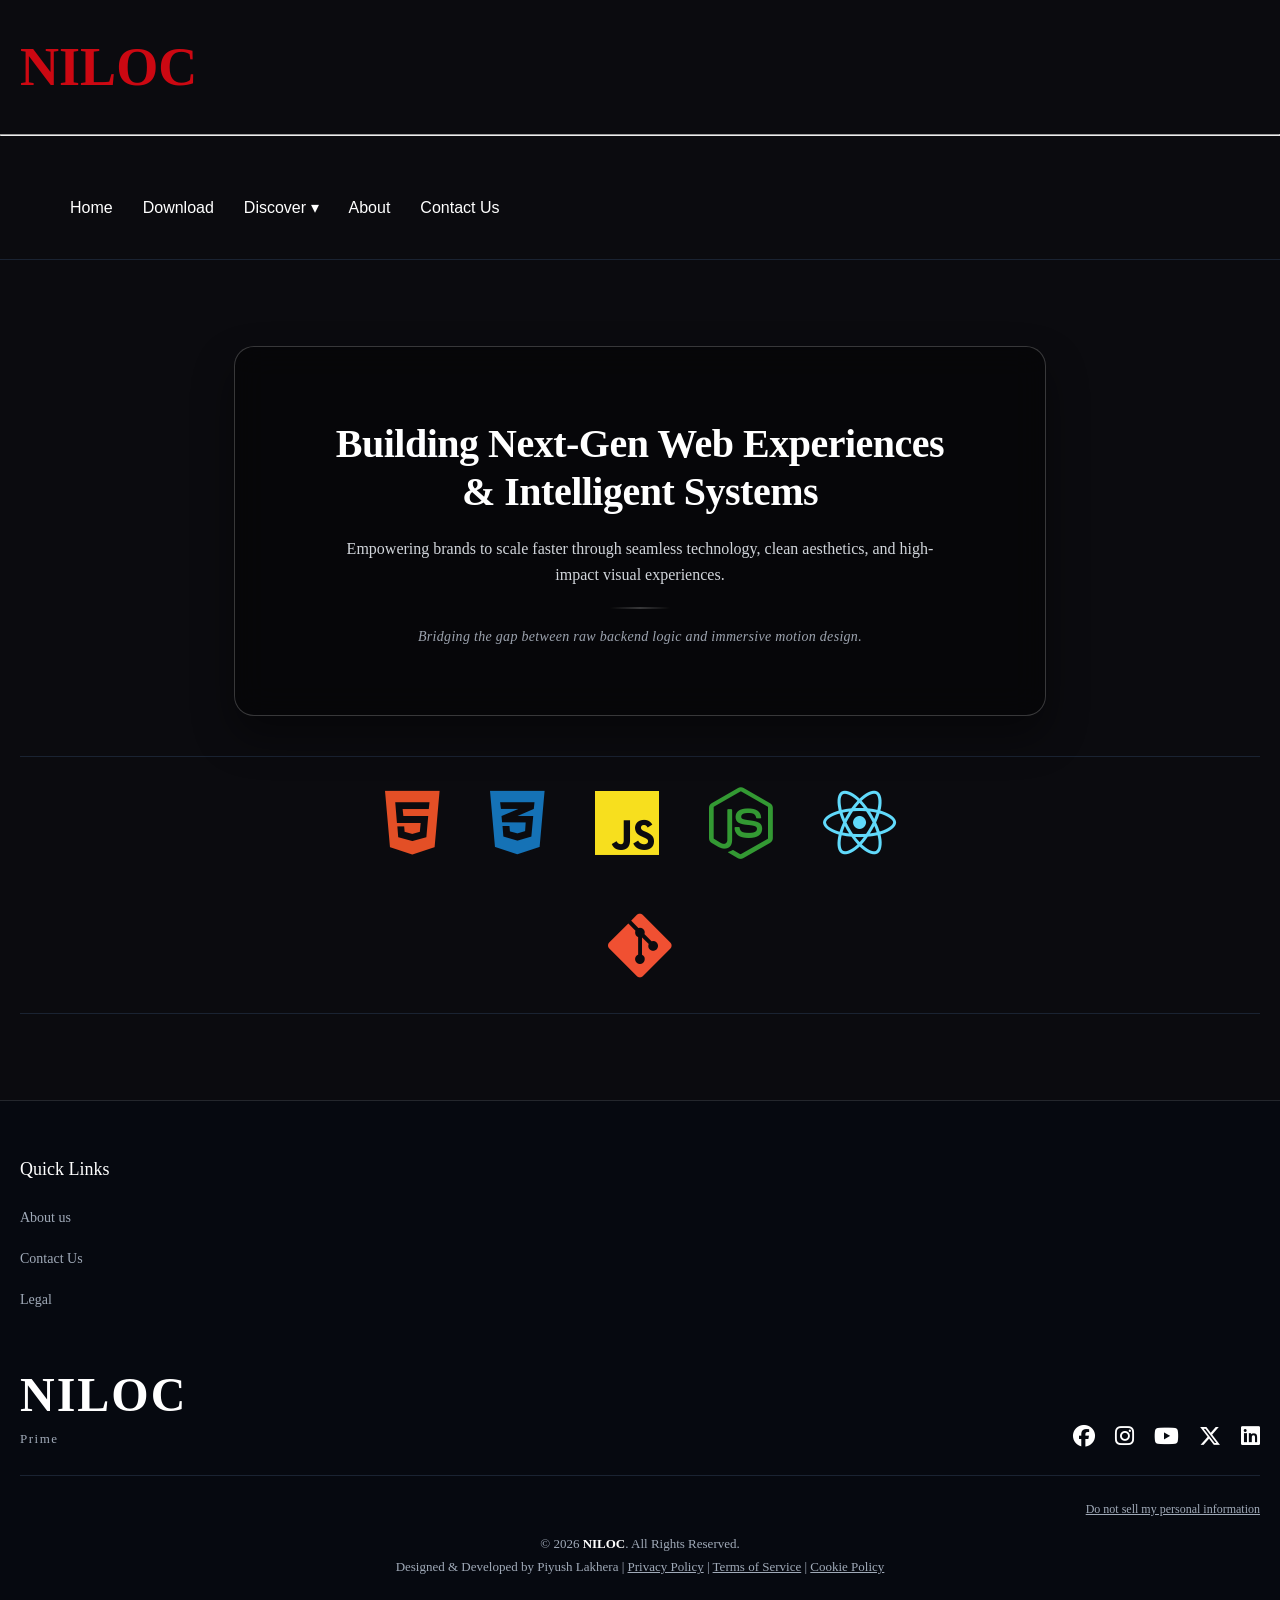
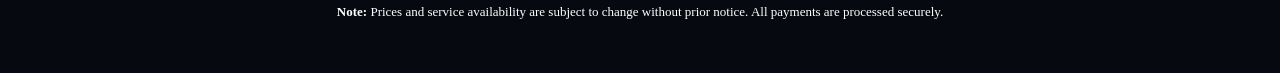
<file: index.html>
<!DOCTYPE html>
<html lang="en">
<head>
  <meta charset="UTF-8">
  <meta name="viewport" content="width=device-width, initial-scale=1.0">
  <title>NILOC Prime</title>
  <link rel="icon" type="image/png" href="websitelogo.png">
  <link rel="stylesheet" href="https://cdnjs.cloudflare.com/ajax/libs/font-awesome/6.5.1/css/all.min.css">
  <link rel="stylesheet" href="style.css">
</head>
<body>

  <header class="header-container">
    <div class="top-bar">
      <div class="nav-brand">
        <h1>NILOC</h1>
      </div>
    </div>

    <hr class="nav-divider">

    <nav class="bottom-nav">
      <ul class="nav-links">
        <li><a href="index.html" class="active">Home</a></li>
        <li><a href="download.html">Download</a></li>
        
        <!-- DISCOVER DROPDOWN -->
        <li class="dropdown">
          <a href="#" class="drop-trigger">Discover ▾</a>
          <ul class="dropdown-menu">
            <li><a href="tech.html">Tech</a></li>
            <li><a href="visual-lab.html">Visuals</a></li>
            <li><a href="store.html">Store</a></li>
            <li><a href="help.html">Help Center</a></li>
          </ul>
        </li>

        <li><a href="about.html">About</a></li>
        <li><a href="contact.html">Contact Us</a></li>
      </ul>
    </nav>
  </header>

  <main class="hero-section-wrapper">
    <section class="hero-card">
      <h1 class="hero-title">
        Building Next-Gen Web Experiences <br>
        <span class="gradient-text">& Intelligent Systems</span>
      </h1>

      <p class="hero-desc">
        Empowering brands to scale faster through seamless technology, clean aesthetics, and high-impact visual experiences.
      </p>

      <div class="hero-divider"></div>

      <p class="hero-bridge">
        Bridging the gap between raw backend logic and immersive motion design.
      </p>
    </section>

    <div class="marquee-container">
      <div class="marquee-track">
        <i class="fa-brands fa-html5 html-icon" title="HTML5"></i>
        <i class="fa-brands fa-css3-alt css-icon" title="CSS3"></i>
        <i class="fa-brands fa-js js-icon" title="JavaScript"></i>
        <i class="fa-brands fa-node-js node-icon" title="Node.js"></i>
        <i class="fa-brands fa-react react-icon" title="React / React Native"></i>
        <i class="fa-brands fa-git-alt git-icon" title="Git"></i>
      </div>
    </div>
  </main>

  <footer class="site-footer">
    <div class="footer-top">
      <div class="footer-col">
        <h3>Quick Links</h3>
        <ul>
          <li><a href="about.html">About us</a></li>
          <li><a href="contact.html">Contact Us</a></li>
          <li><a href="legal.html">Legal</a></li>
        </ul>
      </div>
    </div>

    <div class="footer-middle">
      <div class="footer-brand">
        <h2>NILOC</h2>
        <span>Prime</span>
      </div>

      <div class="footer-socials">
        <a href="https://www.facebook.com/blank" target="_blank" rel="noopener noreferrer" aria-label="Facebook">
          <i class="fa-brands fa-facebook"></i>
        </a>
        <a href="https://www.instagram.com/piyuush.icon" target="_blank" rel="noopener noreferrer" aria-label="Instagram">
          <i class="fa-brands fa-instagram"></i>
        </a>
        <a href="https://www.youtube.com/@omxindia.live.official" target="_blank" rel="noopener noreferrer" aria-label="YouTube">
          <i class="fa-brands fa-youtube"></i>
        </a>
        <a href="https://x.com/omxindia" target="_blank" rel="noopener noreferrer" aria-label="X (Twitter)">
          <i class="fa-brands fa-x-twitter"></i>
        </a>
        <a href="https://www.linkedin.com/in/piyush-lakhera" target="_blank" rel="noopener noreferrer" aria-label="LinkedIn">
          <i class="fa-brands fa-linkedin"></i>
        </a>
      </div>
    </div>

    <hr class="footer-divider">

    <div class="footer-bottom">
      <div class="optout-link">
        <a href="do-not-sell.html">Do not sell my personal information</a>
      </div>

      <p class="copyright-text">
        © 2026 <strong>NILOC</strong>. All Rights Reserved.<br>
        Designed & Developed by Piyush Lakhera | 
        <a href="privacy.html">Privacy Policy</a> | 
        <a href="#">Terms of Service</a> | 
        <a href="#">Cookie Policy</a>
      </p>

      <p class="footer-note">
        <strong>Note:</strong> Prices and service availability are subject to change without prior notice. All payments are processed securely.
      </p>
    </div>
  </footer>

</body>
</html>
</file>
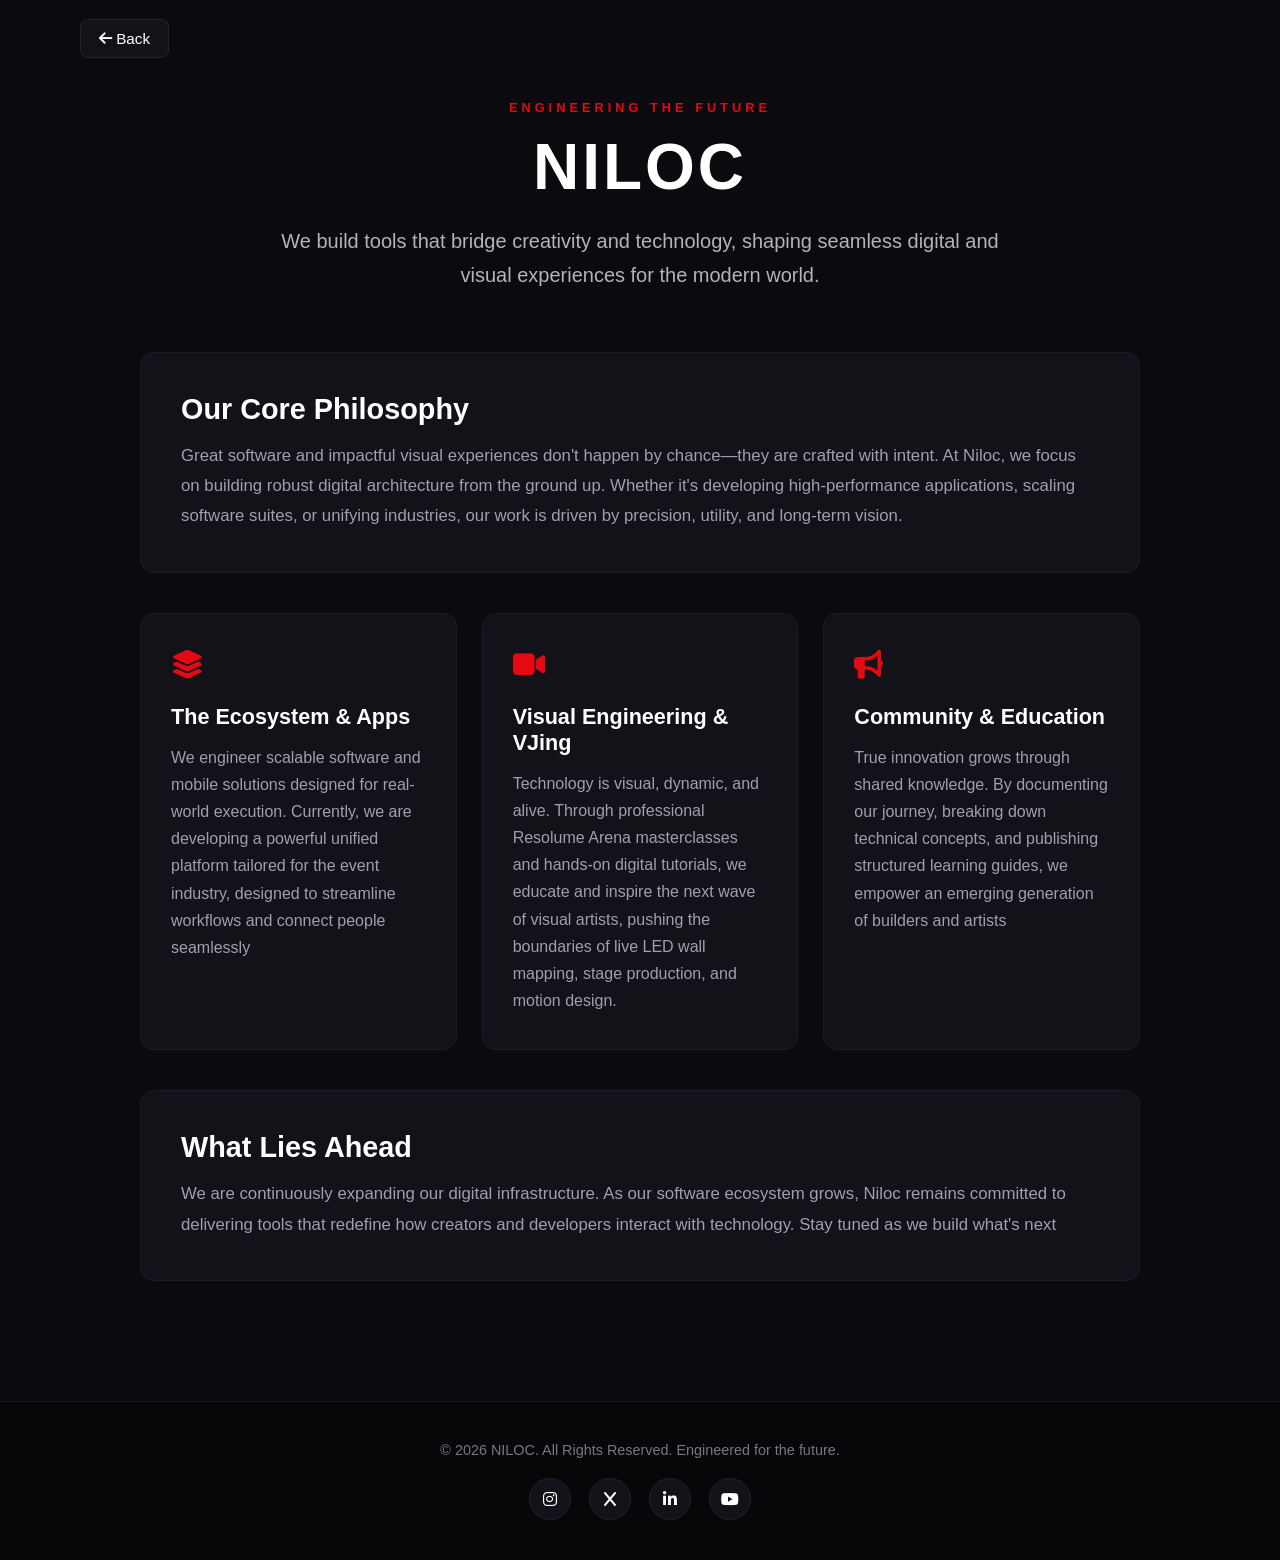
<file: about.html>
<!DOCTYPE html>
<html lang="en">
<head>
    <meta charset="UTF-8">
    <meta name="viewport" content="width=device-width, initial-scale=1.0">
    <title>About - Niloc</title>
    <!-- CSS Link -->
    <link rel="stylesheet" href="about.css">
    <!-- FontAwesome for Social Icons -->
    <link rel="stylesheet" href="https://cdnjs.cloudflare.com/ajax/libs/font-awesome/6.4.0/css/all.min.css">
</head>
<body>

    <!-- Back Button / Top Nav -->
    <div class="top-nav">
        <a href="index.html" class="floating-back-btn"><i class="fa-solid fa-arrow-left"></i> Back</a>
    </div>

    <!-- About Section Container -->
    <section class="about-section">
        <div class="container">
            
            <!-- Brand Header -->
            <div class="brand-header">
                <span class="sub-badge">ENGINEERING THE FUTURE</span>
                <h1 class="brand-title">NILOC</h1>
                <p class="brand-tagline">We build tools that bridge creativity and technology, shaping seamless digital and visual experiences for the modern world.</p>
                </div>

            <!-- Deep Vision & Mission Paragraph -->
            <div class="vision-box">
                <h2>Our Core Philosophy</h2>
                <p>Great software and impactful visual experiences don't happen by chance—they are crafted with intent. At Niloc, we focus on building robust digital architecture from the ground up. Whether it's developing high-performance applications, scaling software suites, or unifying industries, our work is driven by precision, utility, and long-term vision.</p>
            </div>

            <!-- Detailed Pillars / Cards Grid -->
            <div class="about-grid">
                
                <div class="about-card">
                    <div class="card-icon"><i class="fa-solid fa-layer-group"></i></div>
                    <h3>The Ecosystem & Apps</h3>
                    <p>We engineer scalable software and mobile solutions designed for real-world execution. Currently, we are developing a powerful unified platform tailored for the event industry, designed to streamline workflows and connect people seamlessly</p>
                </div>

                <div class="about-card">
                    <div class="card-icon"><i class="fa-solid fa-video"></i></div>
                    <h3>Visual Engineering & VJing</h3>
                    <p>Technology is visual, dynamic, and alive. Through professional Resolume Arena masterclasses and hands-on digital tutorials, we educate and inspire the next wave of visual artists, pushing the boundaries of live LED wall mapping, stage production, and motion design.</p>
                </div>

                <div class="about-card">
                    <div class="card-icon"><i class="fa-solid fa-bullhorn"></i></div>
                    <h3>Community & Education</h3>
                    <p>True innovation grows through shared knowledge. By documenting our journey, breaking down technical concepts, and publishing structured learning guides, we empower an emerging generation of builders and artists</p>
                </div>

            </div>

            <!-- Future Outlook Section -->
            <div class="future-outlook">
                <h2>What Lies Ahead</h2>
                <p>We are continuously expanding our digital infrastructure. As our software ecosystem grows, Niloc remains committed to delivering tools that redefine how creators and developers interact with technology. Stay tuned as we build what's next</p>
            </div>
        </div>
    </section>

    <!-- Footer with Social Links -->
    <footer class="footer">
        <div class="footer-content">
            <p>&copy; 2026 NILOC. All Rights Reserved. Engineered for the future.</p>
            <div class="social-links">
                <a href="https://instagram.com/nilocprime" target="_blank" aria-label="Instagram"><i class="fa-brands fa-instagram"></i></a>
                <a href="https://x.com/nilocprime" target="_blank" aria-label="Twitter/X"><i class="fa-brands fa-x"></i></a>
                <a href="https://linkedin.com/in/nilocprime" target="_blank" aria-label="LinkedIn"><i class="fa-brands fa-linkedin-in"></i></a>
                <a href="https://youtube.com/@nilocprime" target="_blank" aria-label="YouTube"><i class="fa-brands fa-youtube"></i></a>
            </div>
        </div>
    </footer>

</body>
</html>
</file>
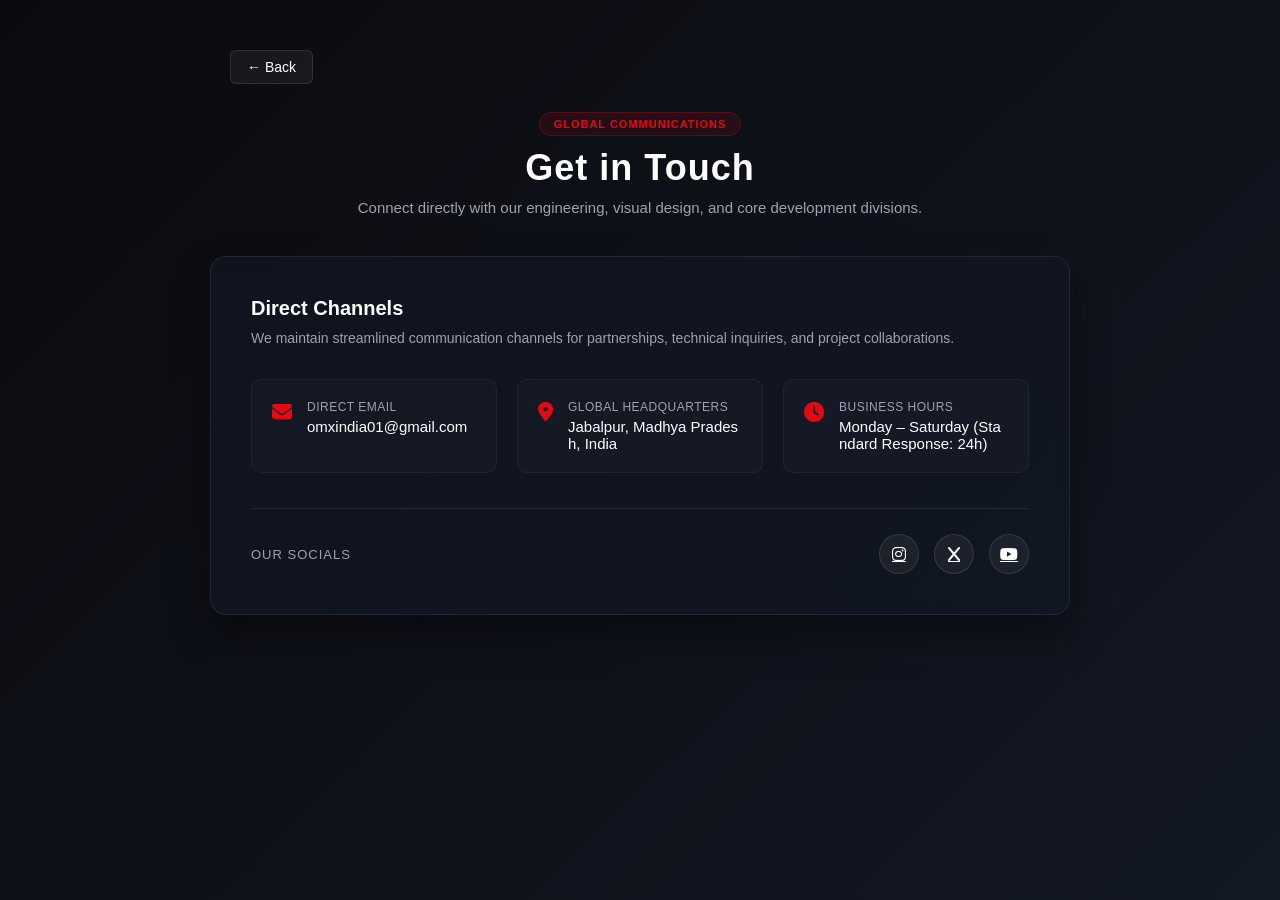
<file: contact.html>
<!DOCTYPE html>
<html lang="en">
<head>
    <meta charset="UTF-8">
    <meta name="viewport" content="width=device-width, initial-scale=1.0">
    <title>Contact Us | OMX India</title>
    <link rel="stylesheet" href="https://cdnjs.cloudflare.com/ajax/libs/font-awesome/6.4.0/css/all.min.css">
    <link rel="stylesheet" href="contact.css">
</head>
<body>

    <!-- Main Contact Section -->
    <section class="contact-section">
        <!-- Back Button to Home -->
        <a href="index.html" class="back-btn">&#8592; Back </a>

        <!-- Header -->
        <div class="contact-header">
            <span class="sub-tag">Global Communications</span>
            <h1>Get in Touch</h1>
            <p>Connect directly with our engineering, visual design, and core development divisions.</p>
        </div>

        <div class="contact-wrapper single-column-center">
            <!-- Centralized Enterprise Contact Card -->
            <div class="contact-info-card enterprise-card">
                <h3>Direct Channels</h3>
                <p class="info-desc">We maintain streamlined communication channels for partnerships, technical inquiries, and project collaborations.</p>

                <div class="info-grid">
                    <div class="info-item">
                        <i class="fa-solid fa-envelope"></i>
                        <div>
                            <span>Direct Email</span>
                            <a href="mailto:omxindia01@gmail.com">omxindia01@gmail.com</a>
                        </div>
                    </div>

                    <div class="info-item">
                        <i class="fa-solid fa-location-dot"></i>
                        <div>
                            <span>Global Headquarters</span>
                            <p>Jabalpur, Madhya Pradesh, India</p>
                        </div>
                    </div>

                    <div class="info-item">
                        <i class="fa-solid fa-clock"></i>
                        <div>
                            <span>Business Hours</span>
                            <p>Monday – Saturday (Standard Response: 24h)</p>
                        </div>
                    </div>
                </div>

                <div class="social-links-box">
                    <span>Our Socials</span>
                    <div class="social-icons">
                        <a href="https://instagram.com/@nilocprime" target="_blank" rel="noopener noreferrer" aria-label="Instagram"><i class="fa-brands fa-instagram"></i></a>
                        <a href="https://x.com/@nilocprime" target="_blank" rel="noopener noreferrer" aria-label="Instagram"><i class="fa-brands fa-x"></i></a>
                        <a href="https://youtube.com/@nilocprime" target="_blank" rel="noopener noreferrer" aria-label="YouTube"><i class="fa-brands fa-youtube"></i></a>
                    </div>
                </div>
            </div>
        </div>
    </section>

</body>
</html>
</file>
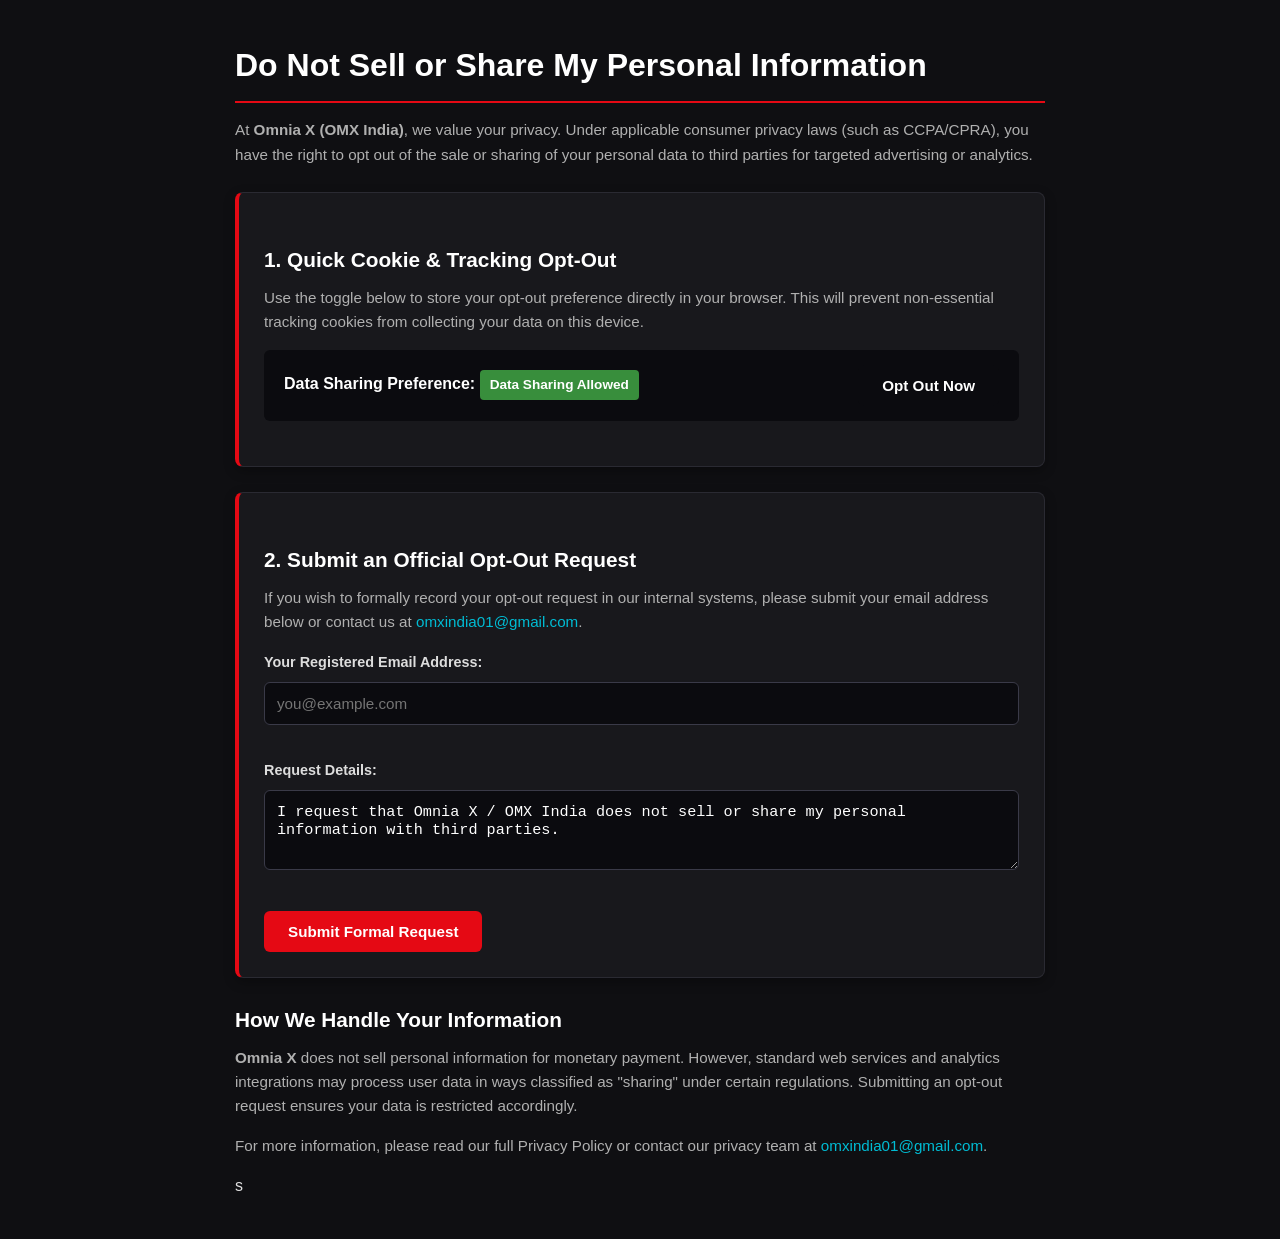
<file: do-not-sell.html>
<!DOCTYPE html>
<html lang="en">
<head>
  <meta charset="UTF-8">
  <meta name="viewport" content="width=device-width, initial-scale=1.0">
  <title>Do Not Sell or Share My Personal Information | Omnia X</title>
  <style>
    * {
      box-sizing: border-box;
      margin: 0;
      padding: 0;
    }
    body {
      font-family: 'Segoe UI', Tahoma, Geneva, Verdana, sans-serif;
      line-height: 1.6;
      color: #e0e0e0;
      background-color: #0f0f12;
      max-width: 850px;
      margin: 0 auto;
      padding: 40px 20px;
    }
    h1 {
      color: #ffffff;
      font-size: 2rem;
      margin-bottom: 15px;
      border-bottom: 2px solid #E50914;
      padding-bottom: 10px;
    }
    h2 {
      color: #ffffff;
      font-size: 1.3rem;
      margin-top: 25px;
      margin-bottom: 10px;
    }
    p {
      margin-bottom: 15px;
      font-size: 0.95rem;
      color: #b0b0b0;
    }
    a {
      color: #00bcd4;
      text-decoration: none;
    }
    a:hover {
      text-decoration: underline;
    }
    
    /* Card Container */
    .card {
      background: #18181c;
      border: 1px solid #2a2a32;
      border-left: 4px solid #E50914;
      padding: 25px;
      margin: 25px 0;
      border-radius: 8px;
      box-shadow: 0 4px 12px rgba(0,0,0,0.3);
    }

    /* Interactive Toggle Section */
    .toggle-section {
      display: flex;
      align-items: center;
      justify-content: space-between;
      background: #0b0b0f;
      padding: 15px 20px;
      border-radius: 6px;
      margin-bottom: 20px;
    }
    .status-text {
      font-weight: bold;
      color: #ffffff;
    }

    /* Form Inputs */
    label {
      font-weight: 600;
      color: #dddddd;
      font-size: 0.9rem;
    }
    input[type="email"], textarea {
      width: 100%;
      padding: 12px;
      margin-top: 8px;
      margin-bottom: 18px;
      background: #0b0b0f;
      border: 1px solid #3a3a48;
      color: #ffffff;
      border-radius: 6px;
      font-size: 0.95rem;
    }
    input[type="email"]:focus, textarea:focus {
      outline: none;
      border-color: #E50914;
    }

    /* Button */
    .btn {
      display: inline-block;
      background: #E50914;
      color: #ffffff;
      font-weight: 700;
      padding: 12px 24px;
      border: none;
      border-radius: 6px;
      cursor: pointer;
      transition: all 0.3s ease;
      font-size: 0.95rem;
    }
    .btn:hover {
      background: #E50914;
      transform: translateY(-1px);
    }
    .btn-secondary {
      background: #0b0b0f;
      color: #ffffff;
    }
    .btn-secondary:hover {
      background: #444455;
    }

    .status-badge {
      display: inline-block;
      padding: 4px 10px;
      border-radius: 4px;
      font-size: 0.85rem;
      font-weight: bold;
    }
    .status-off { background: #d32f2f; color: #fff; }
    .status-on { background: #388e3c; color: #fff; }
  </style>
</head>
<body>

  <h1>Do Not Sell or Share My Personal Information</h1>
  <p>At <strong>Omnia X (OMX India)</strong>, we value your privacy. Under applicable consumer privacy laws (such as CCPA/CPRA), you have the right to opt out of the sale or sharing of your personal data to third parties for targeted advertising or analytics.</p>

  <!-- Interactive Local Toggle -->
  <div class="card">
    <h2>1. Quick Cookie & Tracking Opt-Out</h2>
    <p>Use the toggle below to store your opt-out preference directly in your browser. This will prevent non-essential tracking cookies from collecting your data on this device.</p>
    
    <div class="toggle-section">
      <div>
        <span class="status-text">Data Sharing Preference: </span>
        <span id="optoutStatus" class="status-badge status-on">Data Sharing Allowed</span>
      </div>
      <button id="toggleBtn" class="btn btn-secondary" onclick="toggleOptOut()">Opt Out Now</button>
    </div>
  </div>

  <!-- Manual Request Form -->
  <div class="card">
    <h2>2. Submit an Official Opt-Out Request</h2>
    <p>If you wish to formally record your opt-out request in our internal systems, please submit your email address below or contact us at <a href="mailto:omxindia01@gmail.com">omxindia01@gmail.com</a>.</p>
    
    <form action="mailto:omxindia01@gmail.com" method="post" enctype="text/plain">
      <p>
        <label for="email">Your Registered Email Address:</label>
        <input type="email" id="email" name="user_email" placeholder="you@example.com" required>
      </p>
      <p>
        <label for="details">Request Details:</label>
        <textarea id="details" name="request_details" rows="3">I request that Omnia X / OMX India does not sell or share my personal information with third parties.</textarea>
      </p>
      <button type="submit" class="btn">Submit Formal Request</button>
    </form>
  </div>

  <h2>How We Handle Your Information</h2>
  <p><strong>Omnia X</strong> does not sell personal information for monetary payment. However, standard web services and analytics integrations may process user data in ways classified as "sharing" under certain regulations. Submitting an opt-out request ensures your data is restricted accordingly.</p>

  <p>For more information, please read our full Privacy Policy or contact our privacy team at <a href="mailto:omxindia01@gmail.com">omxindia01@gmail.com</a>.</p>

  <!-- JavaScript for Interactive Toggle -->
  <script>
    function updateUI(isOptedOut) {
      const statusBadge = document.getElementById('optoutStatus');
      const toggleBtn = document.getElementById('toggleBtn');

      if (isOptedOut) {
        statusBadge.textContent = 'Opted Out (Data Sharing Blocked)';
        statusBadge.className = 'status-badge status-off';
        toggleBtn.textContent = 'Allow Data Sharing';
      } else {
        statusBadge.textContent = 'Data Sharing Allowed';
        statusBadge.className = 'status-badge status-on';
        toggleBtn.textContent = 'Opt Out Now';
      }
    }

    function toggleOptOut() {
      const current = localStorage.getItem('omniax_optout') === 'true';
      const newState = !current;
      localStorage.setItem('omniax_optout', newState);
      updateUI(newState);
    }

    // Initialize state on page load
    window.addEventListener('DOMContentLoaded', () => {
      const isOptedOut = localStorage.getItem('omniax_optout') === 'true';
      updateUI(isOptedOut);
    });
  </script>

</body>
</html>s
</file>
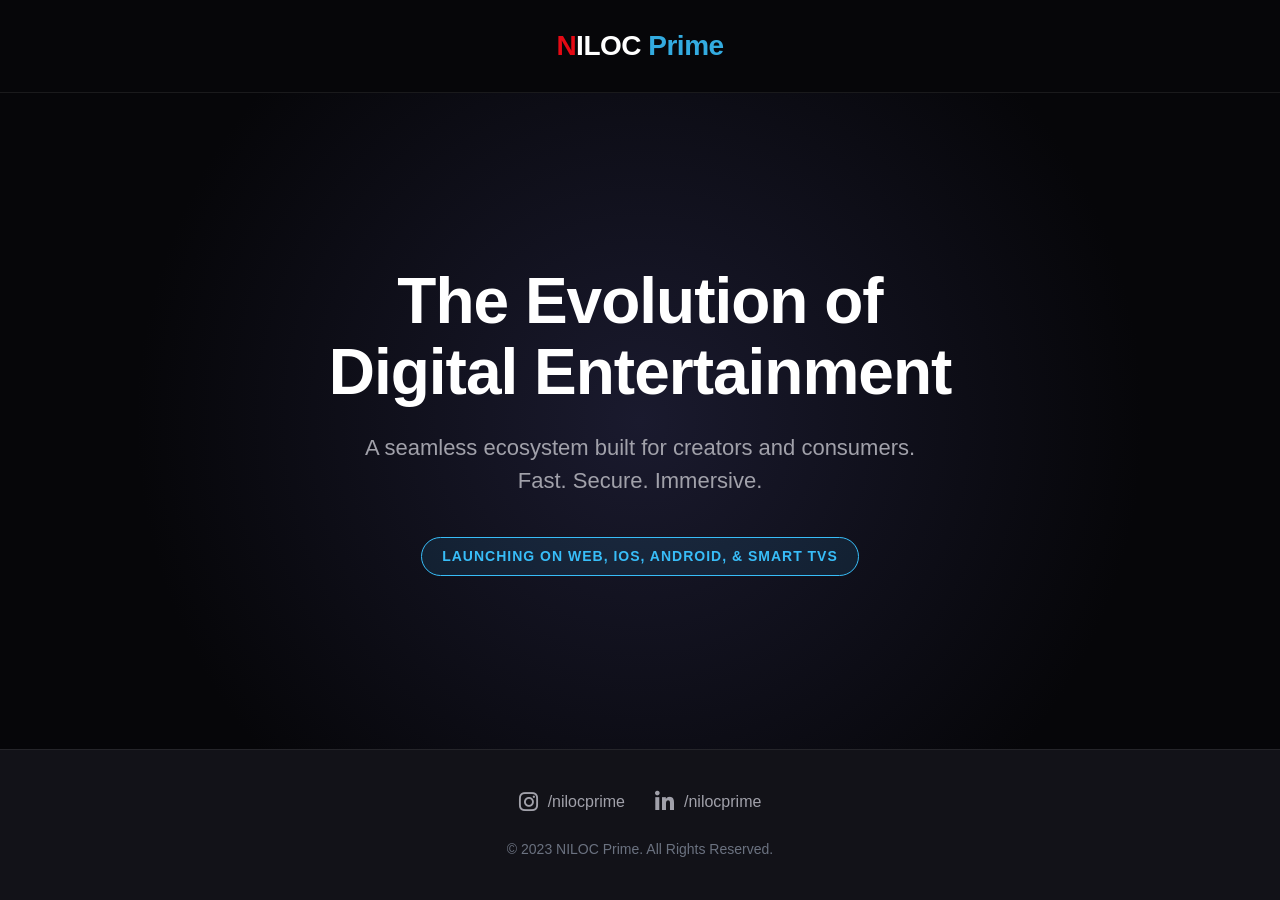
<file: download.html>
<!DOCTYPE html>
<html lang="en">
<head>
    <meta charset="UTF-8">
    <meta name="viewport" content="width=device-width, initial-scale=1.0">
    <title>NILOC Prime - Experience the Stream</title>
    <link rel="stylesheet" href="download.css">
    <!-- Font Awesome for Social Icons -->
    <link rel="stylesheet" href="https://cdnjs.cloudflare.com/ajax/libs/font-awesome/6.4.0/css/all.min.css">
</head>
<body>

    <!-- 1. HEADER -->
    <header class="main-header">
        <div class="container header-content">
            <div class="logo">
                <span class="logo-n">N</span>ILOC <span class="logo-prime">Prime</span>
            </div>
        </div>
    </header>

    <!-- 2. HERO / MAIN CONTENT (No CTA, No Mockup) -->
    <main class="hero-minimal">
        <div class="container content-wrapper">
            <h1 class="main-headline">
                The Evolution of <br>Digital Entertainment
            </h1>
            <p class="sub-headline">
                A seamless ecosystem built for creators and consumers. <br>
                Fast. Secure. Immersive.
            </p>
            
            <!-- Just a simple text indicator of what's coming -->
            <div class="platform-tag">
                <span>Launching on Web, iOS, Android, & Smart TVs</span>
            </div>
        </div>
    </main>

    <!-- 3. FOOTER (Social Links Only) -->
    <footer class="main-footer">
        <div class="container footer-content">
            <div class="social-links">
                <a href="https://instagram.com/nilocprime" target="_blank" class="social-item" title="@nilocprime on Instagram">
                    <i class="fab fa-instagram"></i>
                    <span class="handle">/nilocprime</span>
                </a>
                <a href="https://linkedin.com/company/nilocprime" target="_blank" class="social-item" title="@nilocprime on LinkedIn">
                    <i class="fab fa-linkedin-in"></i>
                    <span class="handle">/nilocprime</span>
                </a>
            </div>
            <div class="copyright">
                &copy; 2023 NILOC Prime. All Rights Reserved.
            </div>
        </div>
    </footer>

</body>
</html>
</file>
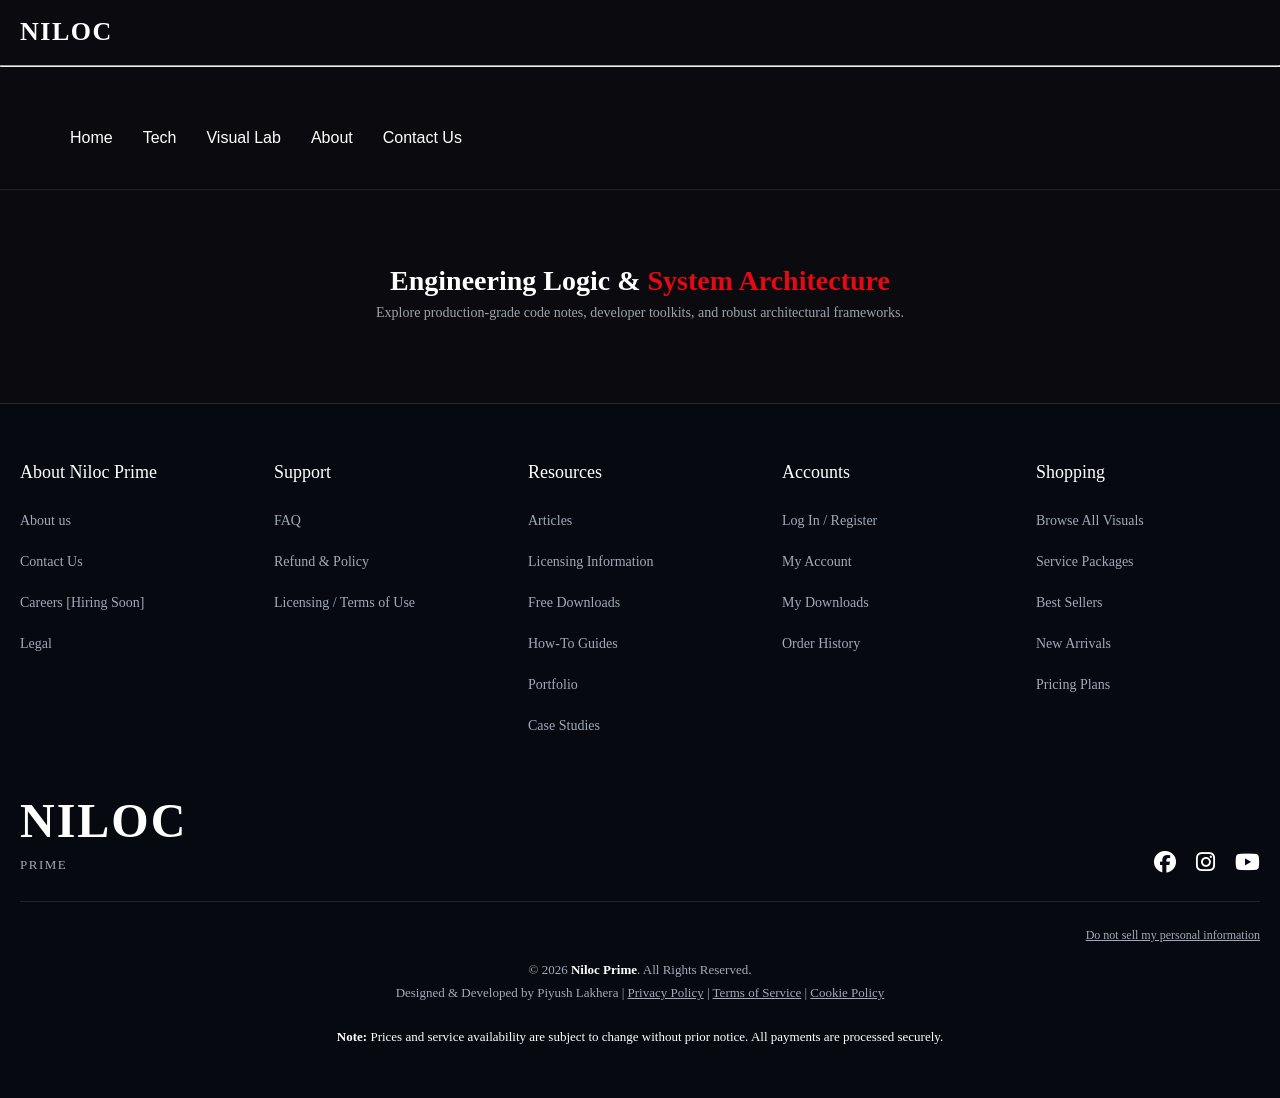
<file: tech.html>
<!DOCTYPE html>
<html lang="en">
<head>
    <meta charset="UTF-8">
    <meta name="viewport" content="width=device-width, initial-scale=1.0">
    <title>Tech Hub - Niloc Prime</title>
    <link rel="stylesheet" href="style.css">
    <link rel="stylesheet" href="https://cdnjs.cloudflare.com/ajax/libs/font-awesome/6.4.0/css/all.min.css">
</head>
<body>
  <header class="header-container">
    
    <!-- TOP ROW: Text Brand, Search Bar, Store & Login -->
    <div class="top-bar">
      
      <!-- Text Logo Section -->
      <div class="nav-brand">
        <h1 style="color: #ffffff; font-size: 26px; font-weight: 900; letter-spacing: 1.5px; text-transform: uppercase;">
          NILOC
        </h1>
      </div>

    </div> <!-- End of Top Row -->

    <!-- Horizontal Divider Line -->
    <hr class="nav-divider">

    <!-- BOTTOM ROW: Main Navigation Links -->
    <nav class="bottom-nav">
      <ul class="nav-links">
        <li><a href="index.html">Home</a></li>
        <li><a href="tech.html" class="active">Tech</a></li>
        <li><a href="visual-lab.html">Visual Lab</a></li>
        <li><a href="about.html">About</a></li>
        <li><a href="contact.html">Contact Us</a></li>
      </ul>
    </nav>
    
    <br>
    
    <!-- Tech Section Heading -->
    <div style="text-align: center; padding: 20px;">
      <h2 style="color: #ffffff; font-size: clamp(20px, 2.5vw, 28px); font-weight: 700; margin-bottom: 8px;">
        Engineering Logic & <span style="color: #E50914;">System Architecture</span>
      </h2>
      <p style="color: #9ca3af; font-size: 14px; max-width: 550px; margin: 0 auto;">
        Explore production-grade code notes, developer toolkits, and robust architectural frameworks.
      </p>
    </div>
    
    <br><br> 
  </header>
  
  <!-- ==========================================
       FOOTER SECTION
       ========================================== -->
  <footer class="site-footer">
    
    <!-- Top 5 Columns Links -->
    <div class="footer-top">
      
      <!-- Column 1 -->
      <div class="footer-col">
        <h3>About Niloc Prime</h3>
        <ul>
          <li><a href="about.html">About us</a></li>
          <li><a href="contact.html">Contact Us</a></li>
          <li><a href="careers.html">Careers [Hiring Soon]</a></li>
          <li><a href="legal.html">Legal</a></li>
        </ul>
      </div>

      <!-- Column 2 -->
      <div class="footer-col">
        <h3>Support</h3>
        <ul>
          <li><a href="faq.html">FAQ</a></li>
          <li><a href="refund-policy.html">Refund & Policy</a></li>
          <li><a href="licensing-terms.html">Licensing / Terms of Use</a></li>
        </ul>
      </div>

      <!-- Column 3 -->
      <div class="footer-col">
        <h3>Resources</h3>
        <ul>
          <li><a href="articles.html">Articles</a></li>
          <li><a href="licensing-info.html">Licensing Information</a></li>
          <li><a href="free-downloads.html">Free Downloads</a></li>
          <li><a href="how-to-guides.html">How-To Guides</a></li>
          <li><a href="portfolio.html">Portfolio</a></li>
          <li><a href="case-studies.html">Case Studies</a></li>
        </ul>
      </div>

      <!-- Column 4 -->
      <div class="footer-col">
        <h3>Accounts</h3>
        <ul>
          <li><a href="login.html">Log In / Register</a></li>
          <li><a href="my-account.html">My Account</a></li>
          <li><a href="my-downloads.html">My Downloads</a></li>
          <li><a href="order-history.html">Order History</a></li>
        </ul>
      </div>

      <!-- Column 5 -->
      <div class="footer-col">
        <h3>Shopping</h3>
        <ul>
          <li><a href="browse-visuals.html">Browse All Visuals</a></li>
          <li><a href="service-packages.html">Service Packages</a></li>
          <li><a href="best-sellers.html">Best Sellers</a></li>
          <li><a href="new-arrivals.html">New Arrivals</a></li>
          <li><a href="pricing-plans.html">Pricing Plans</a></li>
        </ul>
      </div>

    </div> <!-- End Footer Top -->

    <!-- Middle Branding & Social Icons -->
    <div class="footer-middle">
      <div class="footer-brand">
        <h2>NILOC</h2>
        <span>PRIME</span>
      </div>

      <!-- Social Links -->
      <div class="footer-socials">
        <a href="https://www.facebook.com/blank" target="_blank" rel="noopener noreferrer" aria-label="Facebook">
          <i class="fa-brands fa-facebook"></i>
        </a>
        <a href="https://www.instagram.com/" target="_blank" rel="noopener noreferrer" aria-label="Instagram">
          <i class="fa-brands fa-instagram"></i>
        </a>
        <a href="https://www.youtube.com/" target="_blank" rel="noopener noreferrer" aria-label="YouTube">
          <i class="fa-brands fa-youtube"></i>
        </a>
      </div>
    </div>

    <!-- Divider Line -->
    <hr class="footer-divider">

    <!-- Bottom Legal & Notes -->
    <div class="footer-bottom">
      <div class="optout-link">
        <a href="#">Do not sell my personal information</a>
      </div>

      <p class="copyright-text">
        © 2026 <strong>Niloc Prime</strong>. All Rights Reserved.<br>
        Designed & Developed by Piyush Lakhera | 
        <a href="#">Privacy Policy</a> | 
        <a href="#">Terms of Service</a> | 
        <a href="#">Cookie Policy</a>
      </p>

      <p class="footer-note">
        <strong>Note:</strong> Prices and service availability are subject to change without prior notice. All payments are processed securely.
      </p>
    </div>

  </footer>
</body>
</html>
</file>
<file: style.css>
html, body {
  width: 100%;
  margin: 0 ;
  padding:0;
  background-color:#0b0b0f;
  color: #cc0812;
  font-size: 1.3rem;
}

   header-container{
  margin: 0 ;
  padding-left: 20px ;
 
 top: 0 px;
  font-family: Arial, sans-serif;
}

.top-bar {
  padding-left: 20px;
}
/* Dropdown Menu Styles */
.dropdown {
  position: relative;

}

.dropdown-menu {
  display: none;
  position: absolute;
  top: 100%;
  left: 0;
  background: #121218;
  border: 1px solid rgba(255, 255, 255, 0.1);
  list-style: none;
  padding: 10px 0;
  min-width: 150px;
  border-radius: 8px;
  box-shadow: 0 10px 25px rgba(0,0,0,0.5);
  z-index: 100;
}

.dropdown-menu li a {
  display: block;
  padding: 8px 16px;
  color: #ffffff;
  text-decoration: none;
  white-space: nowrap;
}

.dropdown-menu li a:hover {
  background: rgba(255, 255, 255, 0.05);
}

.dropdown:hover .dropdown-menu {
  display: block;
}

/* ==========================================
   3. BOTTOM NAVIGATION ROW
   ========================================== */
.bottom-nav {
  padding: 12px 30px;
  background-color: #0b0b0f;
  top: -1px;
  position:sticky;
  z-index: 1000;
  border-bottom: 1px solid #1a2332;
}

.nav-links {
  display: flex;
  list-style: none;
  gap: 30px;
}

.nav-links a {
  color: #ffffff;
  text-decoration:none;
  font-family: Arial, Helvetica, sans-serif;
  font-size: 16px;
  position: relative;
  padding-bottom: 4px;
  transition: color 0.3s ease;
}


/* ==========================================
   4. HERO SECTION STYLING
   ========================================== */
.hero-section-wrapper {
  display: flex;
  flex-direction: column;
  align-items: center;
  justify-content: center;
  padding: 60px 20px;
  min-height: 80vh;
}

.hero-card {
  position: relative;
  max-width: 750px;
  width: 100%;
  background: rgba(0, 0, 0, 0.4);
  backdrop-filter: blur(16px);
  -webkit-backdrop-filter: blur(16px);
  border: 1px solid rgba(255, 255, 255, 0.2);
  border-radius: 20px;
  padding: 40px 30px;
  box-shadow: 0 20px 40px rgba(0, 0, 0, 0.4);
  text-align: center;
  margin-bottom: 40px;
}

.hero-badge {
  display: inline-flex;
  align-items: center;
  gap: 8px;
  background: rgba(255, 255, 255, 0.05);
  border: 1px solid rgba(255, 255, 255, 0.1);
  padding: 6px 14px;
  border-radius: 50px;
  font-size: 12px;
  color: #a1a1aa;
  margin-bottom: 24px;
}

.hero-title {
  font-size: clamp(28px, 4vw, 40px);
  font-weight: 800;
  color: #ffffff;
  line-height: 1.2;
  margin-bottom: 20px;
  letter-spacing: -0.5px;
}


.hero-desc {
  font-size: clamp(14px, 2vw, 16px);
  color: #d1d5db;
  line-height: 1.6;
  max-width: 600px;
  margin: 0 auto 20px auto;
}

.hero-divider {
  width: 60px;
  height: 2px;
  background: linear-gradient(90deg, transparent, rgba(255, 255, 255, 0.2), transparent);
  margin: 20px auto;
}

.hero-bridge {
  font-size: 14px;
  font-style: italic;
  color: #9ca3af;
  margin-bottom: 30px;
  letter-spacing: 0.3px;
}

.hero-cta-group {
  display: flex;
  gap: 15px;
  justify-content: center;
  flex-wrap: wrap;
}



/* ==========================================
   5. MARQUEE TECH STACK
   ========================================== */
.marquee-container {
  width: 100%;
  overflow: hidden;
  white-space: nowrap;
  border-top: 1px solid #1a2332;
  border-bottom: 1px solid #1a2332;
  padding: 25px 0;
  box-sizing: border-box;
  background-color: #0b0b0f;
}

.marquee-track {
  display: flex;
  gap: 80px;
  width: max-content;
  
}

.marquee-track i {
  font-size: 4rem;
  flex-shrink: 0;
}

.marquee-container {
  width: 100%;
  background-color: #0b0b0f;
  border-top: 1px solid #1a2332;
  border-bottom: 1px solid #1a2332;
  padding: 30px 20px;
  display: flex;
  justify-content: center; /* PC aur Phone dono ke liye center */
  align-items: center;
  box-sizing: border-box;
}

.marquee-track {
  display: flex;
  justify-content: center;
  align-items: center;
  gap: 50px; /* Icons ke beech ka gap */
  width: 100%;
  max-width: 600px;
  flex-wrap: wrap; /* Agar choti screen ho toh niche adjust ho jaye */
}

/* Individual Icon Styling */
.marquee-track i {
  font-size: 3.5rem; /* Screen ke hisaab se perfect size */
  transition: transform 0.3s ease;
}

.marquee-track i:hover {
  transform: translateY(-5px); /* Hover karne par halka sa upar uthega */
}

/* Brand Colors */
.html-icon { color: #E34F26; }
.css-icon { color: #1572B6; }
.js-icon { color: #F7DF1E; }
.node-icon { color: #339933; }
.react-icon { color: #61DAFB; }
.git-icon { color: #F05032; }

/* Mobile View Adjustments */
@media (max-width: 768px) {
  .marquee-track {
    gap: 35px; 
  }
  
  .marquee-track i {
    font-size: 2.8rem; 
  }
}
/* ==========================================
   6. FOOTER STYLING
   ========================================== */
.site-footer {
  background-color: #060910;
  color: #ffffff;
  padding: 40px 20px;
  position: relative;
  overflow: hidden;
  
  /* Ekdum pyari si subtle 1px solid border upar ki taraf */
  border-top: 1px solid rgba(255, 255, 255, 0.12);
  
  /* Text overflow fix: taaki content screen ke andar hi rahe */
  width: 100%;
  box-sizing: border-box;
  word-wrap: break-word;
  overflow-wrap: break-word;
}

.footer-top {
  display: grid;
  grid-template-columns: repeat(5, 1fr);
  gap: 30px;
  margin-bottom: 50px;
}

.footer-col h3 {
  font-size: 18px;
  font-weight: 500;
  margin-bottom: 18px;
  color: #ffffff;
}

.footer-col ul {
  list-style: none;
  padding: 0;
  margin: 0;
}

.footer-col ul li {
  margin-bottom: 10px;
}

.footer-col ul li a {
  color: #a0aab8;
  text-decoration: none;
  font-size: 14px;
  transition: color 0.2s ease;
}

.footer-col ul li a:hover {
  color: #ffffff;
  text-decoration: underline;
}

.footer-middle {
  display: flex;
  justify-content: space-between;
  align-items: flex-end;
  margin-bottom: 25px;
}

.footer-brand h2 {
  font-size: 48px;
  letter-spacing: 2px;
  margin: 0;
  line-height: 1;
}

.footer-brand span {
  font-size: 13px;
  letter-spacing: 1.5px;
  color: #a0aab8;
}

.footer-socials {
  display: flex;
  gap: 20px;
  align-items: center;
}

.footer-socials a {
  color: #ffffff;
  font-size: 22px;
  text-decoration: none;
  transition: transform 0.2s ease, color 0.2s ease;
}

.footer-socials a:hover {
  color: #a0aab8;
  transform: translateY(-2px);
}

.footer-divider {
  border: 0;
  border-top: 1px solid #1a2332;
  margin: 20px 0 25px 0;
}

.footer-bottom {
  text-align: center;
  font-size: 13px;
  color: #a0aab8;
}

.optout-link {
  text-align: right;
  margin-bottom: 15px;
}

.optout-link a {
  color: #a0aab8;
  text-decoration: underline;
  font-size: 12px;
}

.copyright-text {
  line-height: 1.8;
  margin-bottom: 25px;
}

.copyright-text a {
  color: #a0aab8;
  text-decoration: underline;
}

.copyright-text strong {
  color: #ffffff;
}

.footer-note {
  font-size: 13px;
  color: #ffffff;
}

/* ==========================================
   7. RESPONSIVE DESIGN (MOBILE & TABLET)
   ========================================== */
@media (max-width: 900px) {
  .footer-top {
    grid-template-columns: repeat(2, 1fr);
  }
}

@media (max-width: 768px) {
  .top-bar {
    padding: 12px 15px;
    flex-wrap: wrap;
    gap: 10px;
  }
}

@media (max-width: 500px) {
  .footer-top {
    grid-template-columns: 1fr;
  }
  .footer-middle {
    flex-direction: column;
    align-items: flex-start;
    gap: 20px;
  }
  .optout-link {
    text-align: center;
  }
}

 
/* legal.html styling*/

.legal-container {
  max-width: 950px;
  margin: 50px auto;
  padding: 0 20px;
}

.legal-subtitle {
  color: #64748b;
  font-size: 13px;
  margin-top: 5px;
}

.legal-layout {
  display: grid;
  grid-template-columns: 240px 1fr;
  gap: 30px;
  margin-top: 35px;
  background-color: #111827;
  border: 1px solid #1e293b;
  border-radius: 12px;
  padding: 25px;
}

.legal-tabs {
  list-style: none;
  padding: 0;
  margin: 0;
  border-right: 1px solid #1e293b;
  padding-right: 15px;
}

.tab-item {
  padding: 12px 14px;
  color: #94a3b8;
  cursor: pointer;
  border-radius: 8px;
  font-size: 14px;
  margin-bottom: 6px;
  transition: all 0.2s ease;
}

.tab-item.active, .tab-item:hover {
  color: #ffffff;
  background-color: #1e293b;
  font-weight: 600;
}

.tab-item.active {
  color: #38bdf8;
}

.legal-content {
  padding-left: 10px;
}

.policy-section {
  display: none;
}

.policy-section.active {
  display: block;
}

.policy-section h2 {
  font-size: 22px;
  color: #ffffff;
  margin-bottom: 20px;
  border-bottom: 1px solid #1e293b;
  padding-bottom: 10px;
}

.policy-section h3 {
  font-size: 15px;
  color: #cbd5e1;
  margin: 18px 0 8px;
}

.policy-section p, .policy-section li {
  color: #94a3b8;
  line-height: 1.6;
  font-size: 13.5px;
}

.policy-section ul {
  padding-left: 20px;
}

.policy-section li {
  margin-bottom: 8px;
}
/* Articles Section CSS */
.articles-section {
  max-width: 1200px;
  margin: 80px auto;
  padding: 0 20px;
}

.section-title {
  text-align: center;
  color: #ffffff;
  font-size: 32px;
  margin-bottom: 40px;
}

.articles-container {
  display: grid;
  grid-template-columns: repeat(auto-fit, minmax(300px, 1fr));
  gap: 25px;
}

/* Article Card */
.article-card {
  background-color: #121212;
  border: 1px solid #222222;
  border-radius: 8px;
  overflow: hidden;
  transition: transform 0.3s ease, border-color 0.3s ease, box-shadow 0.3s ease;
}

.article-card:hover {
  transform: translateY(-6px);
  border-color: #ffffff;
  box-shadow: 0 10px 20px rgba(255, 255, 255, 0.05);
}

.article-image img {
  width: 100%;
  height: 200px;
  object-fit: cover;
}

.article-content {
  padding: 20px;
}

.article-tag {
  display: inline-block;
  background-color: rgba(255, 255, 255, 0.1);
  color: #ffffff;
  font-size: 12px;
  padding: 4px 10px;
  border-radius: 4px;
  margin-bottom: 12px;
  text-transform: uppercase;
  letter-spacing: 1px;
}

.article-title {
  color: #ffffff;
  font-size: 18px;
  line-height: 1.4;
  margin-bottom: 10px;
}

.article-excerpt {
  color: #888888;
  font-size: 14px;
  line-height: 1.6;
  margin-bottom: 20px;
}

.read-more-btn {
  color: #ffffff;
  text-decoration: none;
  font-size: 14px;
  font-weight: bold;
  transition: color 0.2s ease;
}

.read-more-btn:hover {
  color: #eb1d21; /* Red fill effect matching your brand */
}


@media screen and (max-width: 768px) {
  
/* 1. Header Row ko Vertical Stack banao */
  header.header-container .top-bar {
    display: flex !important;
    flex-direction: column !important;
    align-items: center !important;
    justify-content: center !important;
    padding: 10px 12px !important;
    gap: 8px !important;
  }

  /* 2. Logo Size Chhota karo */
  header.header-container .logo a {
    font-size: 24px !important; /* Text bada hone se roka */
    line-height: 1.1 !important;
  }
  header.header-container .logo sub {
    font-size: 10px !important;
  }

  /* 3. Actions (Store & Login) in Center */
  header.header-container .top-actions {
    display: flex !important;
    gap: 15px !important;
    margin: 2px 0 !important;
  }
  
  header.header-container .top-actions .action-item {
    font-size: 12px !important; /* Chhota Font Size */
    padding: 4px 10px !important;
  }

  /* 4. Search Box Perfect Fit & Compact Size */
  header.header-container .search-box {
    width: 100% !important;
    max-width: 280px !important; /* 2px chhota & tight fitting */
    margin: 4px 0 !important;
  }

  header.header-container .search-box input {
    width: 100% !important;
    padding: 6px 12px !important; /* Height/Border chhota kiya */
    font-size: 14px !important;   /* Text size chhota */
    border-width: 1px !important;
  }

  /* 5. Hero Section Heading Font Size Fix */
  .hero-section .hero-title {
    font-size: 20px !important;   /* Text screen par bohot bada tha, use fit kiya */
    line-height: 1.3 !important;
    padding: 0 10px !important;
  }
  .hero-section .hero-subtitle {
    font-size: 13px !important;
  }
}
.cookie-banner {
    position: fixed;
    bottom: 0;
    left: 0;
    width: 100%;
    background-color: #18181c;
    border-top: 2px solid #00bcd4;
    color: #e0e0e0;
    padding: 16px 24px;
    box-shadow: 0 -4px 20px rgba(0, 0, 0, 0.4);
    z-index: 9999;
    font-family: Arial, sans-serif;
  }
  .cookie-content {
    max-width: 1100px;
    margin: 0 auto;
    display: flex;
    justify-content: space-between;
    align-items: center;
    gap: 20px;
    flex-wrap: wrap;
  }
  .cookie-content p {
    margin: 0;
    font-size: 0.9rem;
    line-height: 1.5;
    flex: 1;
    min-width: 280px;
  }
  .cookie-content a {
    color: #00bcd4;
    text-decoration: underline;
  }
  .cookie-actions {
    display: flex;
    gap: 12px;
  }
  .cookie-btn {
    padding: 10px 20px;
    border-radius: 6px;
    font-weight: bold;
    font-size: 0.9rem;
    cursor: pointer;
    border: none;
    transition: all 0.2s ease;
  }
  .cookie-accept {
    background-color: #00bcd4;
    color: #0f0f12;
  }
  .cookie-accept:hover {
    background-color: #00acc1;
  }
  .cookie-decline {
    background-color: #2a2a32;
    color: #ffffff;
    border: 1px solid #444;
  }
  .cookie-decline:hover {
    background-color: #3a3a45;
  }
</file>
<file: about.css>
/* Global Reset */
* {
  margin: 0;
  padding: 0;
  box-sizing: border-box;
  font-family: 'Inter', 'Segoe UI', sans-serif;
}

html, body {
  width: 100%;
  background-color: #0b0b0f; /* Water Black */
  color: #ffffff; /* Pure White */
  overflow-x: hidden;
}

/* Top Nav / Back Button */
.top-nav {
  padding: 30px 40px;
  max-width: 1200px;
  margin: 0 auto;
}

.floating-back-btn {
  color: #ffffff;
  text-decoration: none;
  font-size: 0.95rem;
  font-weight: 500;
  background: rgba(255, 255, 255, 0.03);
  padding: 10px 18px;
  border-radius: 8px;
  border: 1px solid rgba(255, 255, 255, 0.08);
  transition: all 0.3s ease;
}

.floating-back-btn:hover {
  background-color: #E50914; /* Netflix Red */
  border-color: #E50914;
}

/* About Section Layout */
.about-section {
  padding: 20px 20px 80px 20px;
  display: flex;
  justify-content: center;
}

.container {
  max-width: 1000px;
  width: 100%;
}

.brand-header {
  text-align: center;
  margin-bottom: 60px;
}

.sub-badge {
  display: inline-block;
  font-size: 0.8rem;
  letter-spacing: 4px;
  color: #E50914; /* Netflix Red */
  font-weight: 700;
  margin-bottom: 15px;
  text-transform: uppercase;
}

.brand-title {
  font-size: 4rem;
  font-weight: 800;
  letter-spacing: 3px;
  margin-bottom: 20px;
  color: #ffffff;
}

.brand-tagline {
  font-size: 1.25rem;
  color: #b3b3b8;
  max-width: 750px;
  margin: 0 auto;
  line-height: 1.7;
  font-weight: 400;
}

/* Vision Box */
.vision-box, .future-outlook {
  background-color: #121218;
  border: 1px solid #1c1c28;
  padding: 40px;
  border-radius: 14px;
  margin-bottom: 40px;
}

.vision-box h2, .future-outlook h2 {
  font-size: 1.8rem;
  margin-bottom: 15px;
  color: #ffffff;
  font-weight: 700;
}

.vision-box p, .future-outlook p {
  font-size: 1.05rem;
  color: #a0a0ab;
  line-height: 1.8;
}

/* About Grid Cards */
.about-grid {
  display: grid;
  grid-template-columns: repeat(auto-fit, minmax(300px, 1fr));
  gap: 25px;
  margin-bottom: 40px;
}

.about-card {
  background-color: #121218;
  border: 1px solid #1c1c28;
  padding: 35px 30px;
  border-radius: 14px;
  transition: all 0.35s ease;
}

.about-card:hover {
  transform: translateY(-6px);
  border-color: #E50914;
  box-shadow: 0 15px 35px rgba(229, 9, 20, 0.12);
}

.card-icon {
  font-size: 1.8rem;
  color: #E50914;
  margin-bottom: 22px;
}

.about-card h3 {
  font-size: 1.35rem;
  margin-bottom: 14px;
  color: #ffffff;
  font-weight: 700;
}

.about-card p {
  font-size: 1rem;
  color: #a0a0ab;
  line-height: 1.7;
}

/* Footer Design */
.footer {
  background-color: #07070a;
  border-top: 1px solid #161620;
  padding: 40px 20px;
  text-align: center;
}

.footer-content {
  max-width: 1000px;
  margin: 0 auto;
  display: flex;
  flex-direction: column;
  align-items: center;
  gap: 20px;
}

.footer-content p {
  font-size: 0.9rem;
  color: #777782;
}

.social-links {
  display: flex;
  gap: 18px;
}

.social-links a {
  display: flex;
  align-items: center;
  justify-content: center;
  width: 42px;
  height: 42px;
  background-color: #121218;
  color: #ffffff;
  border-radius: 50%;
  border: 1px solid #222230;
  text-decoration: none;
  transition: all 0.3s ease;
}

.social-links a:hover {
  background-color: #E50914;
  border-color: #E50914;
  transform: scale(1.1);
}

/* Responsive Styles */
@media (max-width: 768px) {
  .brand-title {
    font-size: 2.8rem;
  }
  .brand-tagline {
    font-size: 1.05rem;
  }
  .vision-box, .future-outlook {
    padding: 25px;
  }
}
</file>
<file: contact.css>
/* ==========================================
   CONTACT US - NETFLIX RED & WATER THEME
   ========================================== */

* {
  margin: 0;
  padding: 0;
  box-sizing: border-box;
  font-family: -apple-system, BlinkMacSystemFont, "Segoe UI", Roboto, Oxygen, Ubuntu, Cantarell, sans-serif;
}

body {
  background: linear-gradient(135deg, #0b0b0f 0%, #121824 100%);
  color: #ffffff;
  min-height: 100vh;
  padding: 20px;
}

/* Back Button */
.back-btn {
  display: inline-block;
  margin: 10px 0 30px 20px;
  padding: 8px 16px;
  background-color: rgba(255, 255, 255, 0.05);
  color: #ffffff;
  text-decoration: none;
  border: 1px solid rgba(255, 255, 255, 0.1);
  border-radius: 6px;
  font-size: 14px;
  transition: all 0.3s ease;
}

.back-btn:hover {
  background-color: #E50914; /* Netflix Red */
  border-color: #E50914;
}

/* Contact Section */
.contact-section {
  max-width: 900px;
  margin: 0 auto;
  padding: 20px;
}

/* Header */
.contact-header {
  text-align: center;
  margin-bottom: 40px;
}

.contact-header .sub-tag {
  background-color: rgba(229, 9, 20, 0.1);
  color: #E50914;
  border: 1px solid rgba(229, 9, 20, 0.3);
  padding: 5px 14px;
  border-radius: 50px;
  font-size: 11px;
  font-weight: 700;
  letter-spacing: 1px;
  text-transform: uppercase;
}

.contact-header h1 {
  font-size: 36px;
  margin: 15px 0 10px 0;
  font-weight: 800;
  letter-spacing: 1px;
}

.contact-header p {
  color: #9ca3af;
  font-size: 15px;
}

/* Wrapper & Enterprise Card */
.contact-wrapper {
  display: flex;
  justify-content: center;
}

.enterprise-card {
  background: rgba(18, 24, 36, 0.7);
  border: 1px solid rgba(255, 255, 255, 0.08);
  border-radius: 16px;
  padding: 40px;
  width: 100%;
  backdrop-filter: blur(10px);
  box-shadow: 0 20px 40px rgba(0, 0, 0, 0.4);
}

.enterprise-card h3 {
  font-size: 20px;
  margin-bottom: 8px;
  color: #ffffff;
}

.info-desc {
  color: #9ca3af;
  font-size: 14px;
  margin-bottom: 30px;
  line-height: 1.5;
}

/* Info Grid */
.info-grid {
  display: grid;
  grid-template-columns: repeat(auto-fit, minmax(240px, 1fr));
  gap: 20px;
  margin-bottom: 35px;
}

.info-item {
  display: flex;
  align-items: flex-start;
  gap: 15px;
  background: rgba(255, 255, 255, 0.02);
  padding: 20px;
  border-radius: 10px;
  border: 1px solid rgba(255, 255, 255, 0.05);
}

.info-item i {
  font-size: 20px;
  color: #E50914;
  margin-top: 2px;
}

.info-item span {
  display: block;
  font-size: 12px;
  color: #9ca3af;
  text-transform: uppercase;
  letter-spacing: 0.5px;
  margin-bottom: 4px;
}

.info-item a, 
.info-item p {
  color: #ffffff;
  font-size: 15px;
  text-decoration: none;
  font-weight: 500;
  word-break: break-all;
}

.info-item a:hover {
  color: #E50914;
  text-decoration: underline;
}

/* Social Box */
.social-links-box {
  border-top: 1px solid rgba(255, 255, 255, 0.08);
  padding-top: 25px;
  display: flex;
  justify-content: space-between;
  align-items: center;
}

.social-links-box span {
  font-size: 13px;
  color: #9ca3af;
  text-transform: uppercase;
  letter-spacing: 1px;
}

.social-icons {
  display: flex;
  gap: 15px;
}

.social-icons a {
  display: flex;
  align-items: center;
  justify-content: center;
  width: 40px;
  height: 40px;
  background: rgba(255, 255, 255, 0.05);
  border: 1px solid rgba(255, 255, 255, 0.1);
  border-radius: 50%;
  color: #ffffff;
  font-size: 16px;
  transition: all 0.3s ease;
}

.social-icons a:hover {
  background-color: #E50914;
  border-color: #E50914;
  transform: translateY(-3px);
}

/* Responsive */
@media (max-width: 600px) {
  .enterprise-card {
    padding: 20px;
  }
  .social-links-box {
    flex-direction: column;
    gap: 15px;
    align-items: flex-start;
  }
}
</file>
<file: download.css>
/* --- Global Reset & Setup --- */
:root {
    --bg-water-black: #060609;
    --bg-card-dark: #121218;
    --netflix-red: #E50914;
    --modern-blue: #38bdf8;
    --text-main: #ffffff;
    --text-muted: #a1a1aa;
    --border-subtle: rgba(255, 255, 255, 0.08);
}

* {
    margin: 0;
    padding: 0;
    box-sizing: border-box;
}

body {
    font-family: -apple-system, BlinkMacSystemFont, "Segoe UI", Roboto, Helvetica, Arial, sans-serif;
    background-color: var(--bg-water-black);
    color: var(--text-main);
    display: flex;
    flex-direction: column;
    min-height: 100vh;
    line-height: 1.5;
}

.container {
    max-width: 1200px;
    margin: 0 auto;
    padding: 0 20px;
    width: 100%;
}

/* --- 1. Header Styles --- */
.main-header {
    background-color: var(--bg-water-black);
    padding: 25px 0;
    border-bottom: 1px solid var(--border-subtle);
    position: sticky;
    top: 0;
    z-index: 100;
}

.header-content {
    display: flex;
    justify-content: center; /* Centered logo as requested */
    align-items: center;
}

.logo {
    font-size: 28px;
    font-weight: 800;
    letter-spacing: -0.5px;
}

.logo-n {
    color: var(--netflix-red);
}

.logo-prime {
    color: var(--modern-blue);
    font-weight: 600;
    opacity: 0.9;
}

/* --- 2. Minimal Hero Styles --- */
.hero-minimal {
    flex: 1; /* Pushes footer down */
    display: flex;
    align-items: center;
    justify-content: center;
    text-align: center;
    padding: 100px 0;
    background: radial-gradient(circle at center, #1a1a2e 0%, var(--bg-water-black) 70%);
}

.content-wrapper {
    max-width: 700px;
}

.main-headline {
    font-size: clamp(40px, 6vw, 64px);
    font-weight: 800;
    line-height: 1.1;
    margin-bottom: 24px;
    letter-spacing: -1px;
    color: var(--text-main);
}

.sub-headline {
    font-size: clamp(18px, 2vw, 22px);
    color: var(--text-muted);
    margin-bottom: 40px;
    font-weight: 400;
}

.platform-tag {
    display: inline-block;
    background: rgba(56, 189, 248, 0.1);
    border: 1px solid var(--modern-blue);
    color: var(--modern-blue);
    padding: 8px 20px;
    border-radius: 50px;
    font-size: 14px;
    font-weight: 600;
    text-transform: uppercase;
    letter-spacing: 1px;
}

/* --- 3. Footer Styles (Social Only) --- */
.main-footer {
    background-color: var(--bg-card-dark);
    padding: 40px 0;
    border-top: 1px solid var(--border-subtle);
}

.footer-content {
    display: flex;
    flex-direction: column;
    align-items: center;
    gap: 25px;
}

.social-links {
    display: flex;
    gap: 30px;
}

.social-item {
    display: flex;
    align-items: center;
    gap: 10px;
    text-decoration: none;
    color: var(--text-muted);
    transition: color 0.3s ease;
}

.social-item i {
    font-size: 22px;
}

.social-item .handle {
    font-size: 16px;
    font-weight: 500;
}

/* Hover Effects */
.social-item:hover {
    color: var(--modern-blue); /* Handles glow blue on hover */
}

.copyright {
    font-size: 14px;
    color: #6b7280; /* Darker gray */
}

/* --- Mobile Responsiveness --- */
@media (max-width: 768px) {
    .hero-minimal {
        padding: 60px 0;
    }
    
    .main-headline {
        font-size: 36px;
    }
    
    .sub-headline {
        font-size: 16px;
        margin-bottom: 30px;
    }
    
    .social-links {
        gap: 20px;
    }
    
    .social-item i {
        font-size: 20px;
    }
    
    .social-item .handle {
        display: none; /* Hide handle text on small screens, show icon only */
    }
}
</file>
